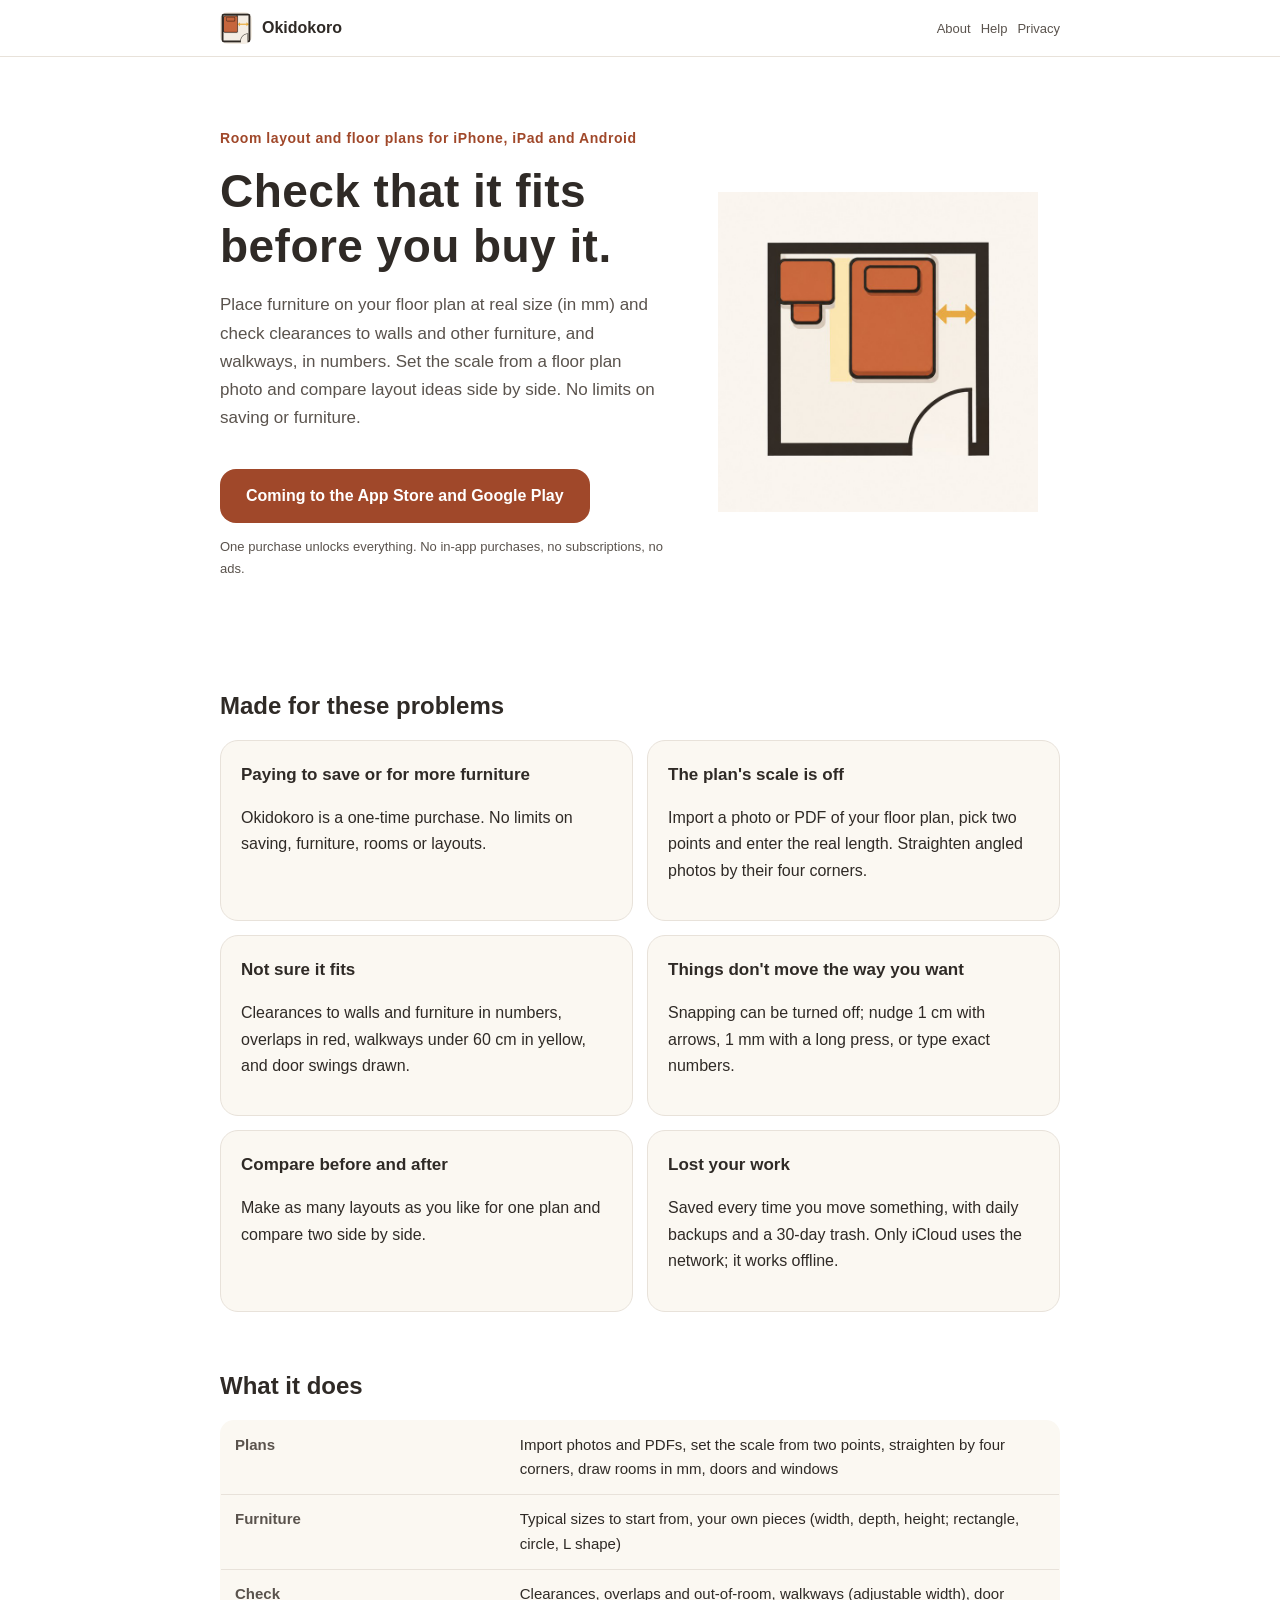
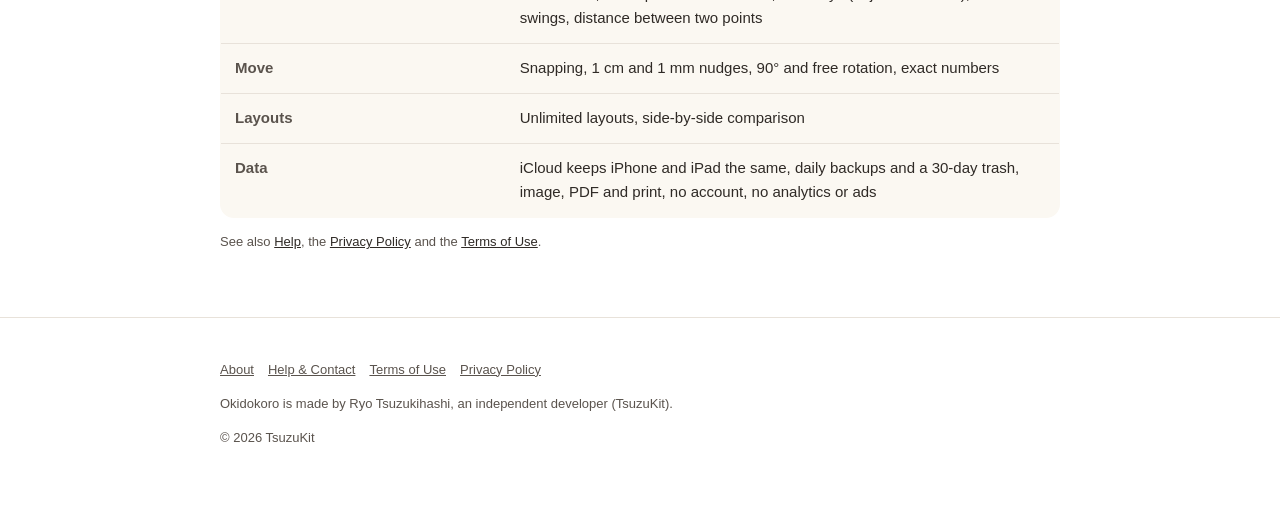
<file: index.html>
<!DOCTYPE html>
<html lang="ja" data-title-ja="おきどころ｜家具が置けるかを実寸で確かめる" data-title-en="Okidokoro | Check whether furniture fits, to scale">
<head>
<meta charset="UTF-8">
<meta name="viewport" content="width=device-width, initial-scale=1">
<script>(function(){var l=navigator.languages&&navigator.languages.length?navigator.languages:[navigator.language||"ja"],p="en";for(var i=0;i<l.length;i++){var c=String(l[i]).toLowerCase();if(c.indexOf("ja")===0){p="ja";break}if(c.indexOf("en")===0){p="en";break}}var d=document.documentElement;d.lang=p;var t=d.getAttribute("data-title-"+p);if(t){document.title=t}})();</script>
<title>おきどころ｜家具が置けるかを実寸で確かめる</title>
<meta name="description" content="部屋の図面に家具を実寸で置いて、壁や家具とのすき間・通り道を数字で確かめる道具。間取り図の写真から縮尺を合わせ、模様替えの案を並べて比べられる。保存も家具の数も制限なし。広告なしの買い切り。 / Place furniture on your floor plan at real size and check clearances and walkways in numbers. Import a floor plan photo, set the scale and compare layout ideas. No limits, no ads, one purchase.">
<meta property="og:title" content="おきどころ｜家具が置けるかを実寸で確かめる">
<meta property="og:description" content="部屋の図面に家具を実寸で置いて、壁や家具とのすき間・通り道を数字で確かめる道具。間取り図の写真から縮尺を合わせ、模様替えの案を並べて比べられる。保存も家具の数も制限なし。広告なしの買い切り。">
<meta property="og:type" content="website">
<meta property="og:url" content="https://okidokoro.tsuzukit.com/">
<meta property="og:image" content="https://okidokoro.tsuzukit.com/assets/og.jpg">
<link rel="icon" href="assets/icon.png">
<link rel="apple-touch-icon" href="assets/icon.png">
<link rel="stylesheet" href="style.css">
</head>
<body>
<div data-l="ja" lang="ja">
<header class="site"><div class="wrap">
<a class="brand" href="./"><img src="assets/icon.png" alt="" width="32" height="32">おきどころ</a>
<nav class="site"><a href="./">紹介</a><a href="support.html">使い方</a><a href="privacy.html">プライバシー</a></nav>
</div></header>
<main class="wrap">
<section class="hero">
<div>
<p class="eyebrow">iPhone・iPad・Android の家具配置と間取り</p>
<h1>その家具、<br>置けるか先に確かめる。</h1>
<p class="lead">部屋の図面に家具を実寸（mm）で置いて、壁や家具とのすき間と通り道を数字で確かめます。間取り図の写真から縮尺を合わせられ、模様替えの案を並べて比べられます。保存も家具の数も制限はありません。</p>
<a class="cta" href="#store" id="store">App Store・Google Play で配信予定</a>
<p class="note">買い切りで全部の機能が使えます。アプリ内課金・サブスクリプション・広告はありません。</p>
</div>
<img src="assets/hero.jpg" alt="部屋の図面にベッドを置き、壁とのすき間を測るイラスト" width="360">
</section>

<h2>こんな困りごとのために</h2>
<div class="grid two">
<div class="card"><h3>保存や家具の数が有料</h3><p>おきどころは買い切りです。保存も、家具や部屋や案の数も、制限はありません。</p></div>
<div class="card"><h3>図面の縮尺が合わない</h3><p>間取り図の写真や PDF を取りこみ、2点を選んで実際の長さを入れると縮尺が合います。ななめの写真は4隅で直せます。</p></div>
<div class="card"><h3>置けるかが分からない</h3><p>壁や家具とのすき間を数字で出し、重なりは赤、通り道が 60cm より狭い所は黄色で知らせます。ドアの開く範囲も描きます。</p></div>
<div class="card"><h3>思いどおりに動かない</h3><p>くっつき（スナップ）は切りかえられ、矢印で 1cm ずつ、長押しで 1mm ずつ動かせます。数字を入れて直すこともできます。</p></div>
<div class="card"><h3>模様替えの前と後を比べたい</h3><p>1つの間取りに置き方の案をいくつでも作り、2つを並べて比べられます。</p></div>
<div class="card"><h3>作ったものが消えた</h3><p>1つ動かすごとに保存します。毎日の控えとゴミ箱（30日）があります。通信は iCloud だけで、オフラインで使えます。</p></div>
</div>

<h2>できること</h2>
<table>
<tr><th>図面</th><td>写真・PDF の取りこみ・2点と長さで縮尺・4隅で傾きを直す・部屋を mm で描く・ドアと窓</td></tr>
<tr><th>家具</th><td>よくある家具の寸法の目安・自分の家具（幅・奥行き・高さ・四角・円・L 字）</td></tr>
<tr><th>確かめる</th><td>すき間の数字・重なりとはみ出し・通り道（幅を変えられる）・ドアの開く範囲・2点の距離</td></tr>
<tr><th>動かす</th><td>スナップ・1cm と 1mm の微調整・90°と自由な回転・数字で直す</td></tr>
<tr><th>案</th><td>置き方の案をいくつでも・2つを並べて比べる</td></tr>
<tr><th>データ</th><td>iCloud で iPhone と iPad をそろえる・毎日の控えとゴミ箱（30日）・画像・PDF・印刷・アカウントなし・解析と広告なし</td></tr>
</table>
<p class="note"><a href="support.html">使い方</a>・<a href="privacy.html">プライバシーポリシー</a>・<a href="terms.html">利用規約</a>もご覧ください。</p>
</main>
<footer class="site"><div class="wrap">
<p><a href="./">紹介</a><a href="support.html">使い方とお問い合わせ</a><a href="terms.html">利用規約</a><a href="privacy.html">プライバシーポリシー</a></p>
<p>おきどころは、個人開発者の續橋涼（TsuzuKit）が作っているアプリです。</p>
<p>© 2026 TsuzuKit</p>
</div></footer>
</div>
<div data-l="en" lang="en">
<header class="site"><div class="wrap">
<a class="brand" href="./"><img src="assets/icon.png" alt="" width="32" height="32">Okidokoro</a>
<nav class="site"><a href="./">About</a><a href="support.html">Help</a><a href="privacy.html">Privacy</a></nav>
</div></header>
<main class="wrap">
<section class="hero">
<div>
<p class="eyebrow">Room layout and floor plans for iPhone, iPad and Android</p>
<h1>Check that it fits<br>before you buy it.</h1>
<p class="lead">Place furniture on your floor plan at real size (in mm) and check clearances to walls and other furniture, and walkways, in numbers. Set the scale from a floor plan photo and compare layout ideas side by side. No limits on saving or furniture.</p>
<a class="cta" href="#store" id="store">Coming to the App Store and Google Play</a>
<p class="note">One purchase unlocks everything. No in-app purchases, no subscriptions, no ads.</p>
</div>
<img src="assets/hero.jpg" alt="Illustration of placing a bed on a floor plan and measuring the gap to the wall" width="360">
</section>

<h2>Made for these problems</h2>
<div class="grid two">
<div class="card"><h3>Paying to save or for more furniture</h3><p>Okidokoro is a one-time purchase. No limits on saving, furniture, rooms or layouts.</p></div>
<div class="card"><h3>The plan's scale is off</h3><p>Import a photo or PDF of your floor plan, pick two points and enter the real length. Straighten angled photos by their four corners.</p></div>
<div class="card"><h3>Not sure it fits</h3><p>Clearances to walls and furniture in numbers, overlaps in red, walkways under 60 cm in yellow, and door swings drawn.</p></div>
<div class="card"><h3>Things don't move the way you want</h3><p>Snapping can be turned off; nudge 1 cm with arrows, 1 mm with a long press, or type exact numbers.</p></div>
<div class="card"><h3>Compare before and after</h3><p>Make as many layouts as you like for one plan and compare two side by side.</p></div>
<div class="card"><h3>Lost your work</h3><p>Saved every time you move something, with daily backups and a 30-day trash. Only iCloud uses the network; it works offline.</p></div>
</div>

<h2>What it does</h2>
<table>
<tr><th>Plans</th><td>Import photos and PDFs, set the scale from two points, straighten by four corners, draw rooms in mm, doors and windows</td></tr>
<tr><th>Furniture</th><td>Typical sizes to start from, your own pieces (width, depth, height; rectangle, circle, L shape)</td></tr>
<tr><th>Check</th><td>Clearances, overlaps and out-of-room, walkways (adjustable width), door swings, distance between two points</td></tr>
<tr><th>Move</th><td>Snapping, 1 cm and 1 mm nudges, 90° and free rotation, exact numbers</td></tr>
<tr><th>Layouts</th><td>Unlimited layouts, side-by-side comparison</td></tr>
<tr><th>Data</th><td>iCloud keeps iPhone and iPad the same, daily backups and a 30-day trash, image, PDF and print, no account, no analytics or ads</td></tr>
</table>
<p class="note">See also <a href="support.html">Help</a>, the <a href="privacy.html">Privacy Policy</a> and the <a href="terms.html">Terms of Use</a>.</p>
</main>
<footer class="site"><div class="wrap">
<p><a href="./">About</a><a href="support.html">Help & Contact</a><a href="terms.html">Terms of Use</a><a href="privacy.html">Privacy Policy</a></p>
<p>Okidokoro is made by Ryo Tsuzukihashi, an independent developer (TsuzuKit).</p>
<p>© 2026 TsuzuKit</p>
</div></footer>
</div>
</body>
</html>
</file>
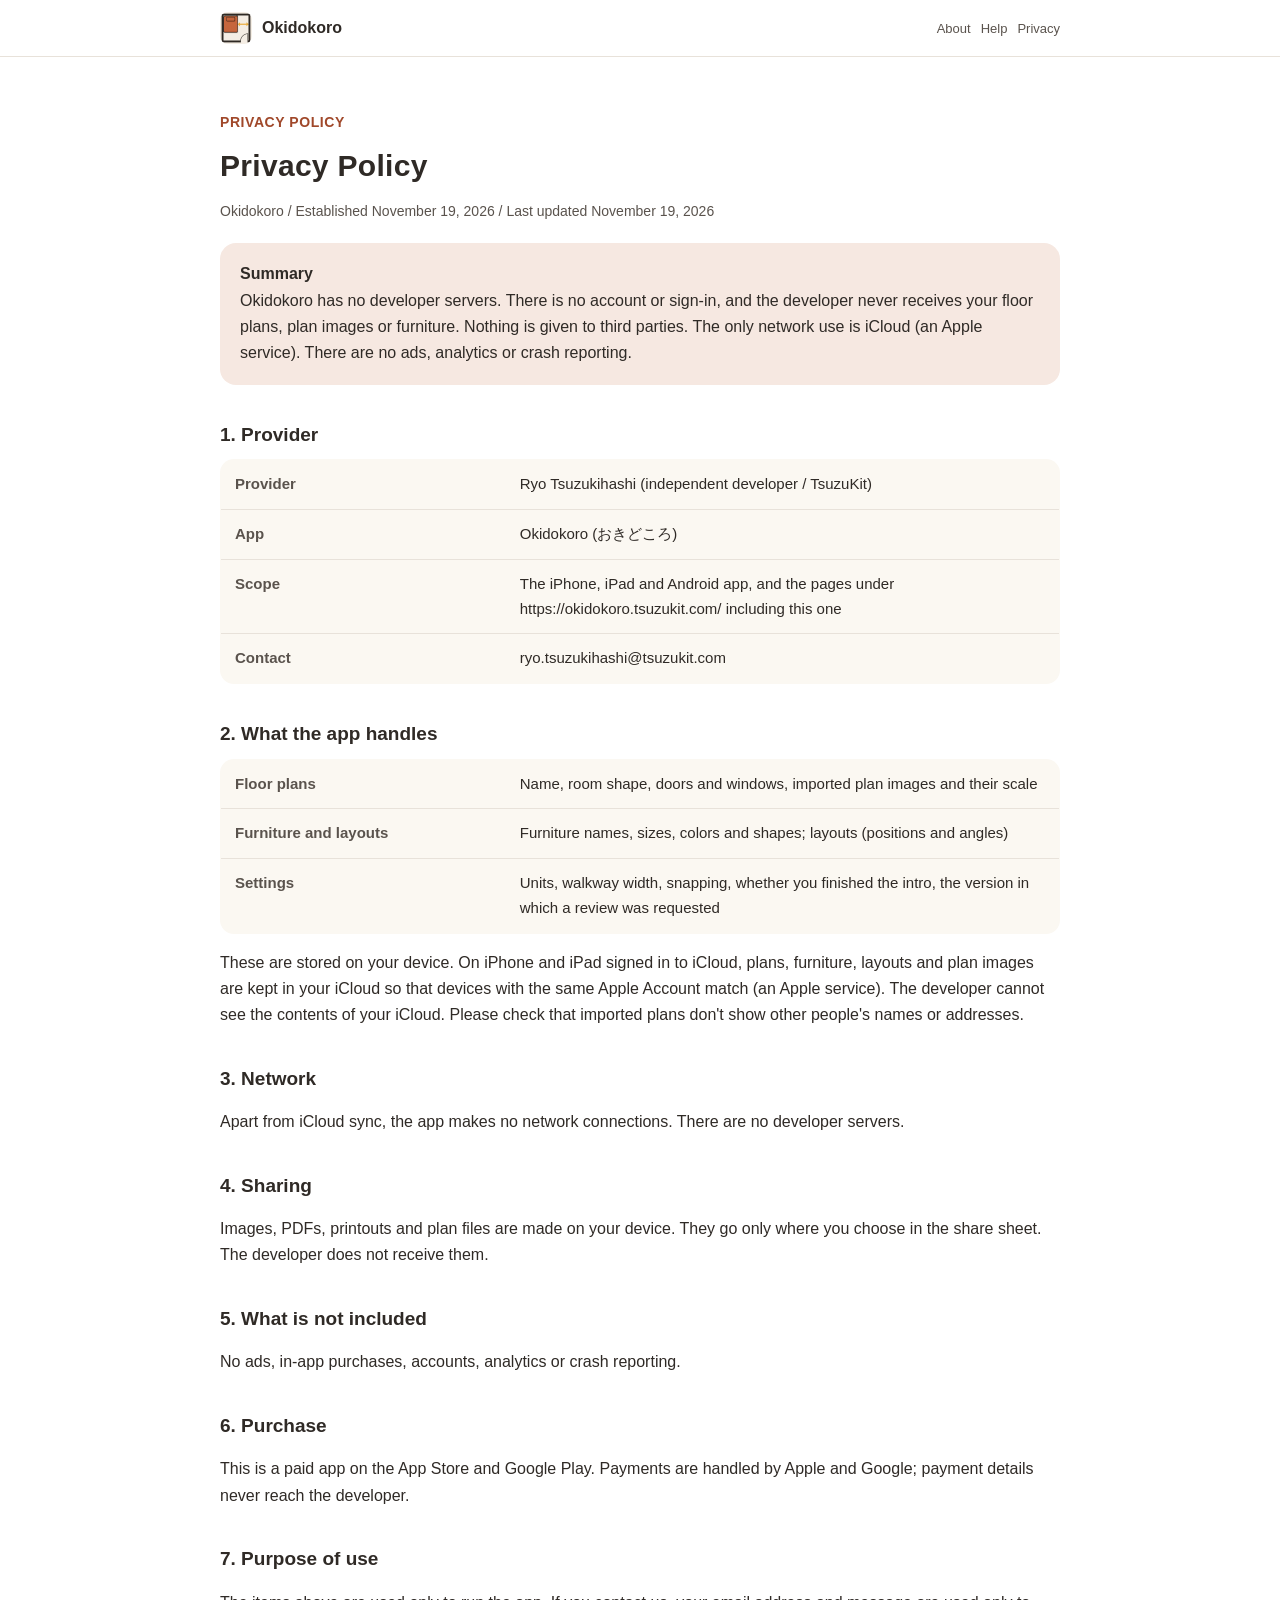
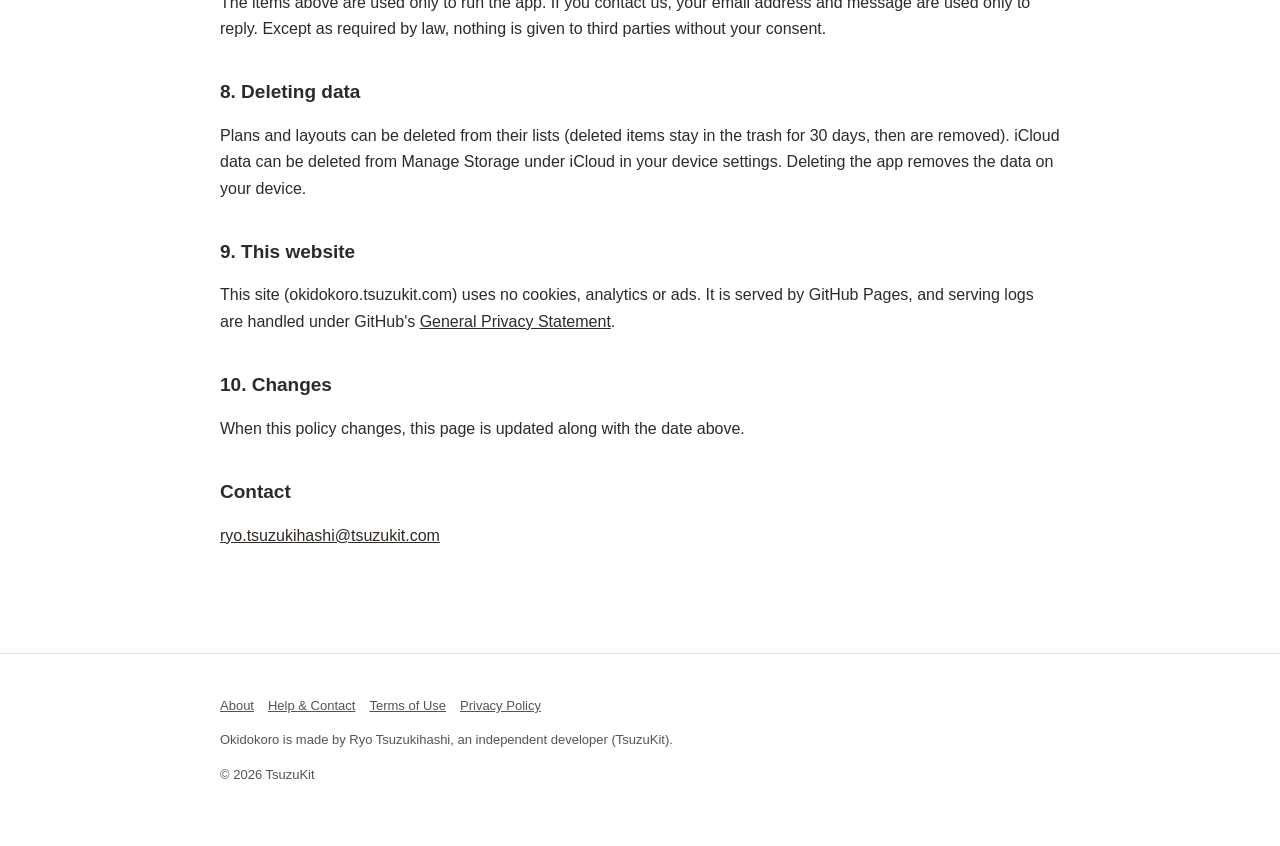
<file: privacy.html>
<!DOCTYPE html>
<html lang="ja" data-title-ja="プライバシーポリシー - おきどころ" data-title-en="Privacy Policy - Okidokoro">
<head>
<meta charset="UTF-8">
<meta name="viewport" content="width=device-width, initial-scale=1">
<script>(function(){var l=navigator.languages&&navigator.languages.length?navigator.languages:[navigator.language||"ja"],p="en";for(var i=0;i<l.length;i++){var c=String(l[i]).toLowerCase();if(c.indexOf("ja")===0){p="ja";break}if(c.indexOf("en")===0){p="en";break}}var d=document.documentElement;d.lang=p;var t=d.getAttribute("data-title-"+p);if(t){document.title=t}})();</script>
<title>プライバシーポリシー - おきどころ</title>
<meta name="description" content="おきどころのプライバシーポリシー。開発者は個人情報を集めません。通信は iCloud だけです。 / Privacy Policy for Okidokoro. The developer collects no personal information. The only network use is iCloud.">
<meta property="og:title" content="プライバシーポリシー - おきどころ">
<meta property="og:description" content="おきどころのプライバシーポリシー。開発者は個人情報を集めません。通信は iCloud だけです。">
<meta property="og:type" content="website">
<meta property="og:url" content="https://okidokoro.tsuzukit.com/privacy.html">
<meta property="og:image" content="https://okidokoro.tsuzukit.com/assets/og.jpg">
<link rel="icon" href="assets/icon.png">
<link rel="apple-touch-icon" href="assets/icon.png">
<link rel="stylesheet" href="style.css">
</head>
<body>
<div data-l="ja" lang="ja">
<header class="site"><div class="wrap">
<a class="brand" href="./"><img src="assets/icon.png" alt="" width="32" height="32">おきどころ</a>
<nav class="site"><a href="./">紹介</a><a href="support.html">使い方</a><a href="privacy.html">プライバシー</a></nav>
</div></header>
<main class="wrap">
<article class="doc">
<p class="eyebrow">PRIVACY POLICY</p>
<h1>プライバシーポリシー</h1>
<p class="meta">おきどころ／制定日 2026年11月19日／改定日 2026年11月19日</p>
<div class="summary"><strong>このポリシーの要旨</strong><br>おきどころは、開発者のサーバーを持たないアプリです。アカウント登録やログインはなく、開発者があなたの間取りや図面、家具の記録を受け取ることはありません。第三者に渡すこともありません。通信は iCloud（Apple のサービス）だけです。広告、分析ツール、クラッシュを報告する仕組みは入れていません。</div>
<h2>1. 提供者</h2>
<table>
<tr><th>提供者</th><td>續橋涼（個人開発者 / TsuzuKit）</td></tr>
<tr><th>アプリ名</th><td>おきどころ（英語名 Okidokoro）</td></tr>
<tr><th>対象</th><td>iPhone・iPad・Android 向けアプリと、このページを含む https://okidokoro.tsuzukit.com/ 配下のページ</td></tr>
<tr><th>連絡先</th><td>ryo.tsuzukihashi@tsuzukit.com</td></tr>
</table>
<h2>2. アプリが扱うもの</h2>
<table>
<tr><th>間取り</th><td>名前・部屋の形・ドアと窓・取りこんだ図面の画像と縮尺</td></tr>
<tr><th>家具と案</th><td>家具の名前・寸法・色・形、置き方の案（位置と向き）</td></tr>
<tr><th>アプリの設定</th><td>長さの単位・通り道の幅・スナップ・案内を終えたかどうか・レビューのお願いを出した版</td></tr>
</table>
<p>これらは端末の中に保存します。iCloud に入っている iPhone・iPad では、間取り・家具・案・図面の画像をあなたの iCloud に置き、同じ Apple アカウントの端末でそろえます（Apple のサービス）。開発者は、あなたの iCloud の中身を見ることはできません。取りこむ図面に、ほかの人の名前や住所が写っていないかご確認ください。</p>
<h2>3. 通信</h2>
<p>iCloud との同期のほかに、通信はしません。開発者のサーバーはありません。</p>
<h2>4. 書き出し</h2>
<p>画像・PDF・印刷・間取りのファイルは端末の中で作ります。送り先は、あなたが共有の画面で選んだアプリやサービスです。開発者には届きません。</p>
<h2>5. 入れていないもの</h2>
<p>広告・アプリ内課金・アカウント登録・分析ツール・クラッシュの報告は入れていません。</p>
<h2>6. 購入</h2>
<p>本アプリは App Store と Google Play の有料アプリです。お支払いは Apple・Google が処理し、支払いの情報は開発者には届きません。</p>
<h2>7. 情報を使う目的</h2>
<p>上のものは、アプリを動かすためだけに使います。お問い合わせをいただいたときは、メールアドレスと内容をお返事のためだけに使います。法令にもとづく場合を除き、本人の同意なく第三者に渡すことはありません。</p>
<h2>8. 消したいとき</h2>
<p>間取りと案は、それぞれの一覧から消せます（消したものはゴミ箱に30日残り、そのあと消えます）。iCloud の記録は、端末の設定の iCloud の「ストレージを管理」から消せます。アプリを消すと、端末の中のデータは消えます。</p>
<h2>9. このウェブサイトについて</h2>
<p>このサイト（okidokoro.tsuzukit.com）は、Cookie も、アクセスを計測する仕組みも、広告も使っていません。サイトは GitHub Pages で配信しており、配信の記録は GitHub の <a href="https://docs.github.com/ja/site-policy/privacy-policies/github-general-privacy-statement">プライバシーについての声明</a> に沿って扱われます。</p>
<h2>10. 改定</h2>
<p>このポリシーを変えるときは、このページを書きかえ、上の改定日を新しくします。</p>
<h2>お問い合わせ</h2>
<p><a href="mailto:ryo.tsuzukihashi@tsuzukit.com">ryo.tsuzukihashi@tsuzukit.com</a></p>
</article>
</main>
<footer class="site"><div class="wrap">
<p><a href="./">紹介</a><a href="support.html">使い方とお問い合わせ</a><a href="terms.html">利用規約</a><a href="privacy.html">プライバシーポリシー</a></p>
<p>おきどころは、個人開発者の續橋涼（TsuzuKit）が作っているアプリです。</p>
<p>© 2026 TsuzuKit</p>
</div></footer>
</div>
<div data-l="en" lang="en">
<header class="site"><div class="wrap">
<a class="brand" href="./"><img src="assets/icon.png" alt="" width="32" height="32">Okidokoro</a>
<nav class="site"><a href="./">About</a><a href="support.html">Help</a><a href="privacy.html">Privacy</a></nav>
</div></header>
<main class="wrap">
<article class="doc">
<p class="eyebrow">PRIVACY POLICY</p>
<h1>Privacy Policy</h1>
<p class="meta">Okidokoro / Established November 19, 2026 / Last updated November 19, 2026</p>
<div class="summary"><strong>Summary</strong><br>Okidokoro has no developer servers. There is no account or sign-in, and the developer never receives your floor plans, plan images or furniture. Nothing is given to third parties. The only network use is iCloud (an Apple service). There are no ads, analytics or crash reporting.</div>
<h2>1. Provider</h2>
<table>
<tr><th>Provider</th><td>Ryo Tsuzukihashi (independent developer / TsuzuKit)</td></tr>
<tr><th>App</th><td>Okidokoro (おきどころ)</td></tr>
<tr><th>Scope</th><td>The iPhone, iPad and Android app, and the pages under https://okidokoro.tsuzukit.com/ including this one</td></tr>
<tr><th>Contact</th><td>ryo.tsuzukihashi@tsuzukit.com</td></tr>
</table>
<h2>2. What the app handles</h2>
<table>
<tr><th>Floor plans</th><td>Name, room shape, doors and windows, imported plan images and their scale</td></tr>
<tr><th>Furniture and layouts</th><td>Furniture names, sizes, colors and shapes; layouts (positions and angles)</td></tr>
<tr><th>Settings</th><td>Units, walkway width, snapping, whether you finished the intro, the version in which a review was requested</td></tr>
</table>
<p>These are stored on your device. On iPhone and iPad signed in to iCloud, plans, furniture, layouts and plan images are kept in your iCloud so that devices with the same Apple Account match (an Apple service). The developer cannot see the contents of your iCloud. Please check that imported plans don't show other people's names or addresses.</p>
<h2>3. Network</h2>
<p>Apart from iCloud sync, the app makes no network connections. There are no developer servers.</p>
<h2>4. Sharing</h2>
<p>Images, PDFs, printouts and plan files are made on your device. They go only where you choose in the share sheet. The developer does not receive them.</p>
<h2>5. What is not included</h2>
<p>No ads, in-app purchases, accounts, analytics or crash reporting.</p>
<h2>6. Purchase</h2>
<p>This is a paid app on the App Store and Google Play. Payments are handled by Apple and Google; payment details never reach the developer.</p>
<h2>7. Purpose of use</h2>
<p>The items above are used only to run the app. If you contact us, your email address and message are used only to reply. Except as required by law, nothing is given to third parties without your consent.</p>
<h2>8. Deleting data</h2>
<p>Plans and layouts can be deleted from their lists (deleted items stay in the trash for 30 days, then are removed). iCloud data can be deleted from Manage Storage under iCloud in your device settings. Deleting the app removes the data on your device.</p>
<h2>9. This website</h2>
<p>This site (okidokoro.tsuzukit.com) uses no cookies, analytics or ads. It is served by GitHub Pages, and serving logs are handled under GitHub's <a href="https://docs.github.com/en/site-policy/privacy-policies/github-general-privacy-statement">General Privacy Statement</a>.</p>
<h2>10. Changes</h2>
<p>When this policy changes, this page is updated along with the date above.</p>
<h2>Contact</h2>
<p><a href="mailto:ryo.tsuzukihashi@tsuzukit.com">ryo.tsuzukihashi@tsuzukit.com</a></p>
</article>
</main>
<footer class="site"><div class="wrap">
<p><a href="./">About</a><a href="support.html">Help & Contact</a><a href="terms.html">Terms of Use</a><a href="privacy.html">Privacy Policy</a></p>
<p>Okidokoro is made by Ryo Tsuzukihashi, an independent developer (TsuzuKit).</p>
<p>© 2026 TsuzuKit</p>
</div></footer>
</div>
</body>
</html>
</file>
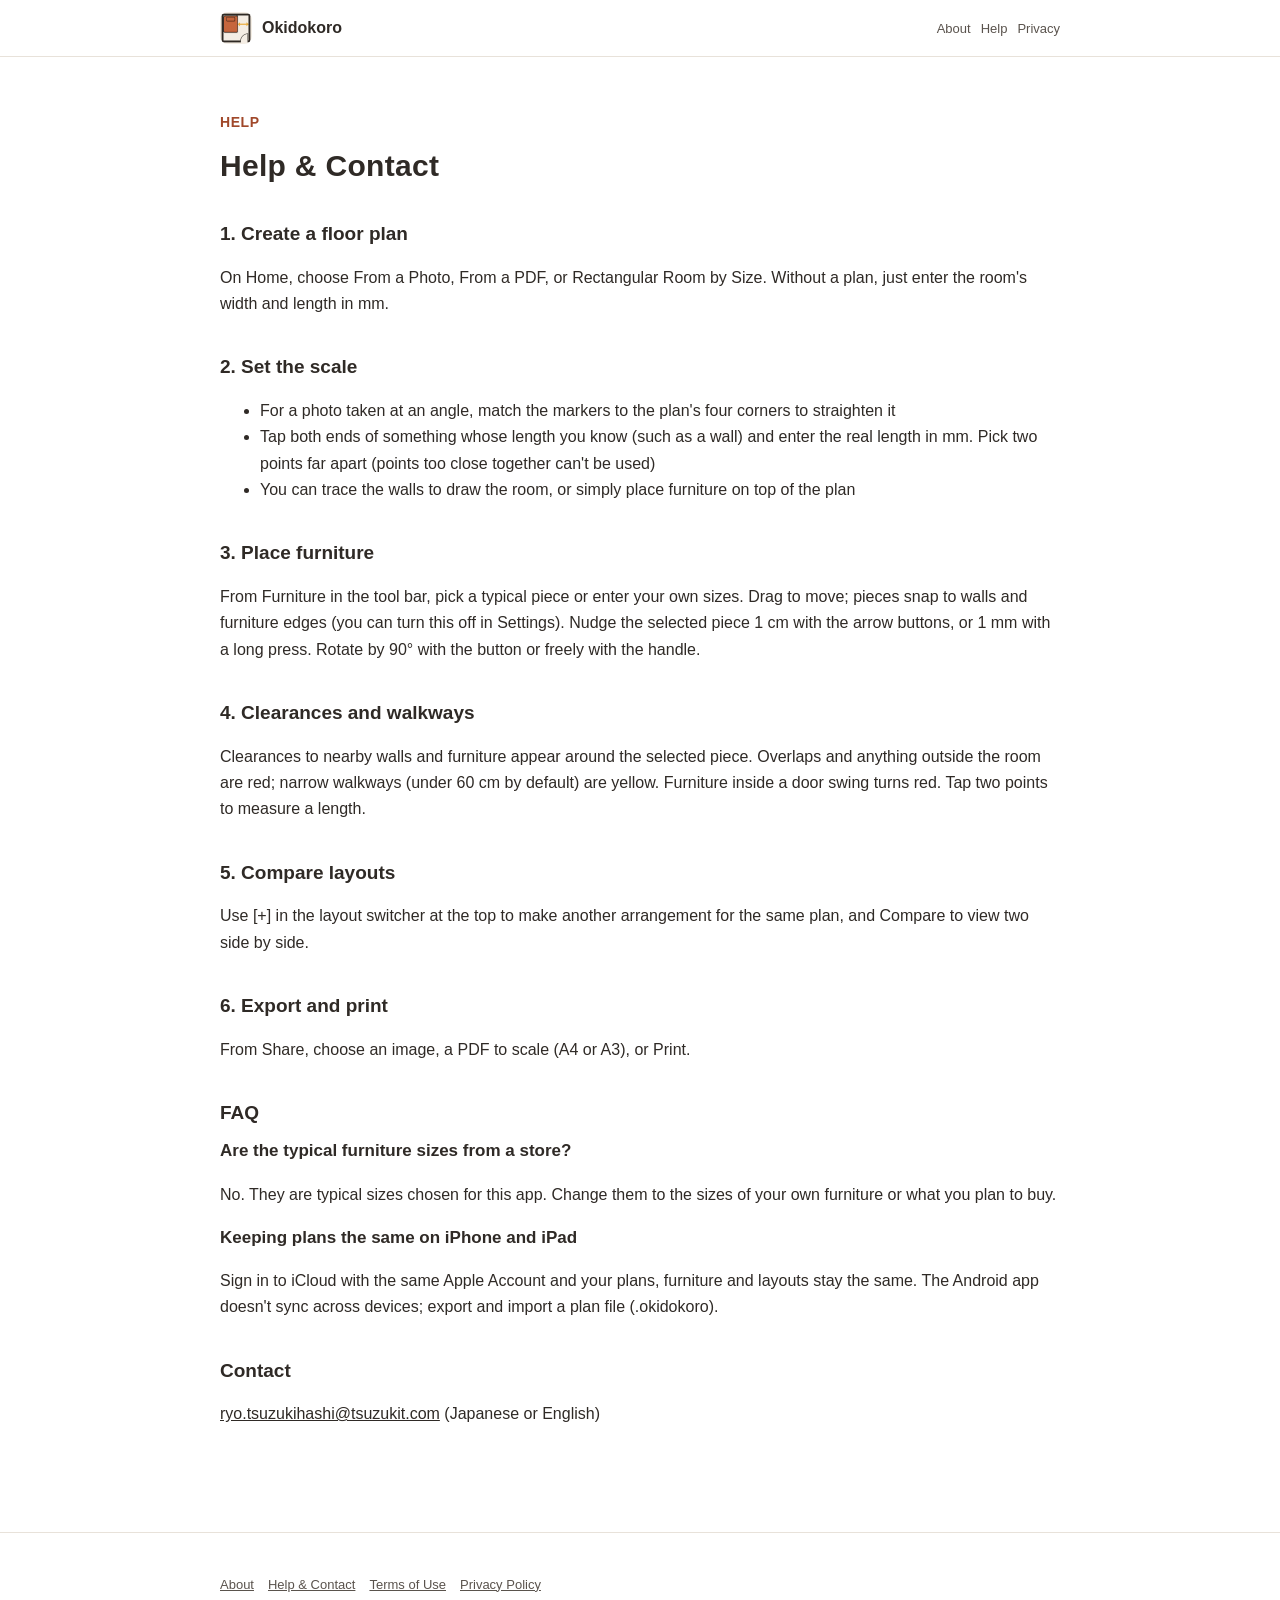
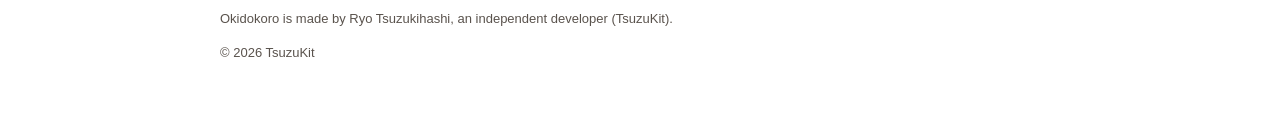
<file: support.html>
<!DOCTYPE html>
<html lang="ja" data-title-ja="使い方とお問い合わせ - おきどころ" data-title-en="Help &amp; Contact - Okidokoro">
<head>
<meta charset="UTF-8">
<meta name="viewport" content="width=device-width, initial-scale=1">
<script>(function(){var l=navigator.languages&&navigator.languages.length?navigator.languages:[navigator.language||"ja"],p="en";for(var i=0;i<l.length;i++){var c=String(l[i]).toLowerCase();if(c.indexOf("ja")===0){p="ja";break}if(c.indexOf("en")===0){p="en";break}}var d=document.documentElement;d.lang=p;var t=d.getAttribute("data-title-"+p);if(t){document.title=t}})();</script>
<title>使い方とお問い合わせ - おきどころ</title>
<meta name="description" content="おきどころの使い方（図面の取りこみと縮尺・家具を置く・すき間と通り道・案を比べる・書き出し）とよくあるご質問、お問い合わせ。 / How to use Okidokoro (importing a plan and setting the scale, placing furniture, clearances and walkways, comparing layouts, export), FAQ and contact.">
<meta property="og:title" content="使い方とお問い合わせ - おきどころ">
<meta property="og:description" content="おきどころの使い方（図面の取りこみと縮尺・家具を置く・すき間と通り道・案を比べる・書き出し）とよくあるご質問、お問い合わせ。">
<meta property="og:type" content="website">
<meta property="og:url" content="https://okidokoro.tsuzukit.com/support.html">
<meta property="og:image" content="https://okidokoro.tsuzukit.com/assets/og.jpg">
<link rel="icon" href="assets/icon.png">
<link rel="apple-touch-icon" href="assets/icon.png">
<link rel="stylesheet" href="style.css">
</head>
<body>
<div data-l="ja" lang="ja">
<header class="site"><div class="wrap">
<a class="brand" href="./"><img src="assets/icon.png" alt="" width="32" height="32">おきどころ</a>
<nav class="site"><a href="./">紹介</a><a href="support.html">使い方</a><a href="privacy.html">プライバシー</a></nav>
</div></header>
<main class="wrap">
<article class="doc">
<p class="eyebrow">HELP</p>
<h1>使い方とお問い合わせ</h1>
<h2>1. 間取りを作る</h2>
<p>ホームで［図面の写真から］［PDF から］［寸法を入れて四角い部屋］のどれかを選びます。図面が無くても、部屋の縦横を mm で入れれば始められます。</p>
<h2>2. 縮尺を合わせる</h2>
<ul>
<li>ななめに撮った写真は、図面の4隅に印を合わせると、まっすぐに直ります</li>
<li>長さの分かる所（壁の長さなど）の両端を押し、実際の長さを mm で入れると縮尺が合います。2点はなるべく離して選んでください（近すぎると合わせられません）</li>
<li>壁をなぞって部屋の形を描くこともできます（なぞらずに、図面の上に家具を置くだけでも使えます）</li>
</ul>
<h2>3. 家具を置く</h2>
<p>道具の帯の［家具］から、よくある家具を選ぶか、自分の家具の寸法を入れて作ります。引っぱって動かし、壁や家具の辺にくっつきます（設定で外せます）。選んだ家具は、十字のボタンで 1cm ずつ、長押しで 1mm ずつ動きます。回すのは 90°ずつのボタンか、つまみで自由に。</p>
<h2>4. すき間と通り道</h2>
<p>選んだ家具のまわりに、近い壁と家具までのすき間が数字で出ます。重なりと部屋からのはみ出しは赤、通り道が狭い所（既定は 60cm 未満）は黄色です。ドアの開く範囲に家具がかかると赤で知らせます。2点を押すと長さを測れます。</p>
<h2>5. 案を比べる</h2>
<p>上の案の切りかえの［＋］で、同じ間取りに別の置き方を作れます。［比べる］で2つの案を並べて見られます。</p>
<h2>6. 書き出しと印刷</h2>
<p>間取りの共有から、画像・縮尺つきの PDF（A4・A3）・印刷を選べます。</p>
<h2>よくあるご質問</h2>
<h3>家具の寸法の目安は、どこかのお店の商品ですか</h3>
<p>いいえ。よくある大きさの目安としてこのアプリで決めた値です。お持ちの家具や買う予定の家具の寸法に直してお使いください。</p>
<h3>iPhone と iPad で間取りをそろえたい</h3>
<p>同じ Apple アカウントで iCloud に入っていれば、間取り・家具・案がそろいます。Android 版は端末をまたいだ同期をしないので、間取りのファイル（.okidokoro）で書き出して読みこんでください。</p>
<h2>お問い合わせ</h2>
<p><a href="mailto:ryo.tsuzukihashi@tsuzukit.com">ryo.tsuzukihashi@tsuzukit.com</a>（日本語・英語）</p>
</article>
</main>
<footer class="site"><div class="wrap">
<p><a href="./">紹介</a><a href="support.html">使い方とお問い合わせ</a><a href="terms.html">利用規約</a><a href="privacy.html">プライバシーポリシー</a></p>
<p>おきどころは、個人開発者の續橋涼（TsuzuKit）が作っているアプリです。</p>
<p>© 2026 TsuzuKit</p>
</div></footer>
</div>
<div data-l="en" lang="en">
<header class="site"><div class="wrap">
<a class="brand" href="./"><img src="assets/icon.png" alt="" width="32" height="32">Okidokoro</a>
<nav class="site"><a href="./">About</a><a href="support.html">Help</a><a href="privacy.html">Privacy</a></nav>
</div></header>
<main class="wrap">
<article class="doc">
<p class="eyebrow">HELP</p>
<h1>Help &amp; Contact</h1>
<h2>1. Create a floor plan</h2>
<p>On Home, choose From a Photo, From a PDF, or Rectangular Room by Size. Without a plan, just enter the room's width and length in mm.</p>
<h2>2. Set the scale</h2>
<ul>
<li>For a photo taken at an angle, match the markers to the plan's four corners to straighten it</li>
<li>Tap both ends of something whose length you know (such as a wall) and enter the real length in mm. Pick two points far apart (points too close together can't be used)</li>
<li>You can trace the walls to draw the room, or simply place furniture on top of the plan</li>
</ul>
<h2>3. Place furniture</h2>
<p>From Furniture in the tool bar, pick a typical piece or enter your own sizes. Drag to move; pieces snap to walls and furniture edges (you can turn this off in Settings). Nudge the selected piece 1 cm with the arrow buttons, or 1 mm with a long press. Rotate by 90° with the button or freely with the handle.</p>
<h2>4. Clearances and walkways</h2>
<p>Clearances to nearby walls and furniture appear around the selected piece. Overlaps and anything outside the room are red; narrow walkways (under 60 cm by default) are yellow. Furniture inside a door swing turns red. Tap two points to measure a length.</p>
<h2>5. Compare layouts</h2>
<p>Use [+] in the layout switcher at the top to make another arrangement for the same plan, and Compare to view two side by side.</p>
<h2>6. Export and print</h2>
<p>From Share, choose an image, a PDF to scale (A4 or A3), or Print.</p>
<h2>FAQ</h2>
<h3>Are the typical furniture sizes from a store?</h3>
<p>No. They are typical sizes chosen for this app. Change them to the sizes of your own furniture or what you plan to buy.</p>
<h3>Keeping plans the same on iPhone and iPad</h3>
<p>Sign in to iCloud with the same Apple Account and your plans, furniture and layouts stay the same. The Android app doesn't sync across devices; export and import a plan file (.okidokoro).</p>
<h2>Contact</h2>
<p><a href="mailto:ryo.tsuzukihashi@tsuzukit.com">ryo.tsuzukihashi@tsuzukit.com</a> (Japanese or English)</p>
</article>
</main>
<footer class="site"><div class="wrap">
<p><a href="./">About</a><a href="support.html">Help & Contact</a><a href="terms.html">Terms of Use</a><a href="privacy.html">Privacy Policy</a></p>
<p>Okidokoro is made by Ryo Tsuzukihashi, an independent developer (TsuzuKit).</p>
<p>© 2026 TsuzuKit</p>
</div></footer>
</div>
</body>
</html>
</file>
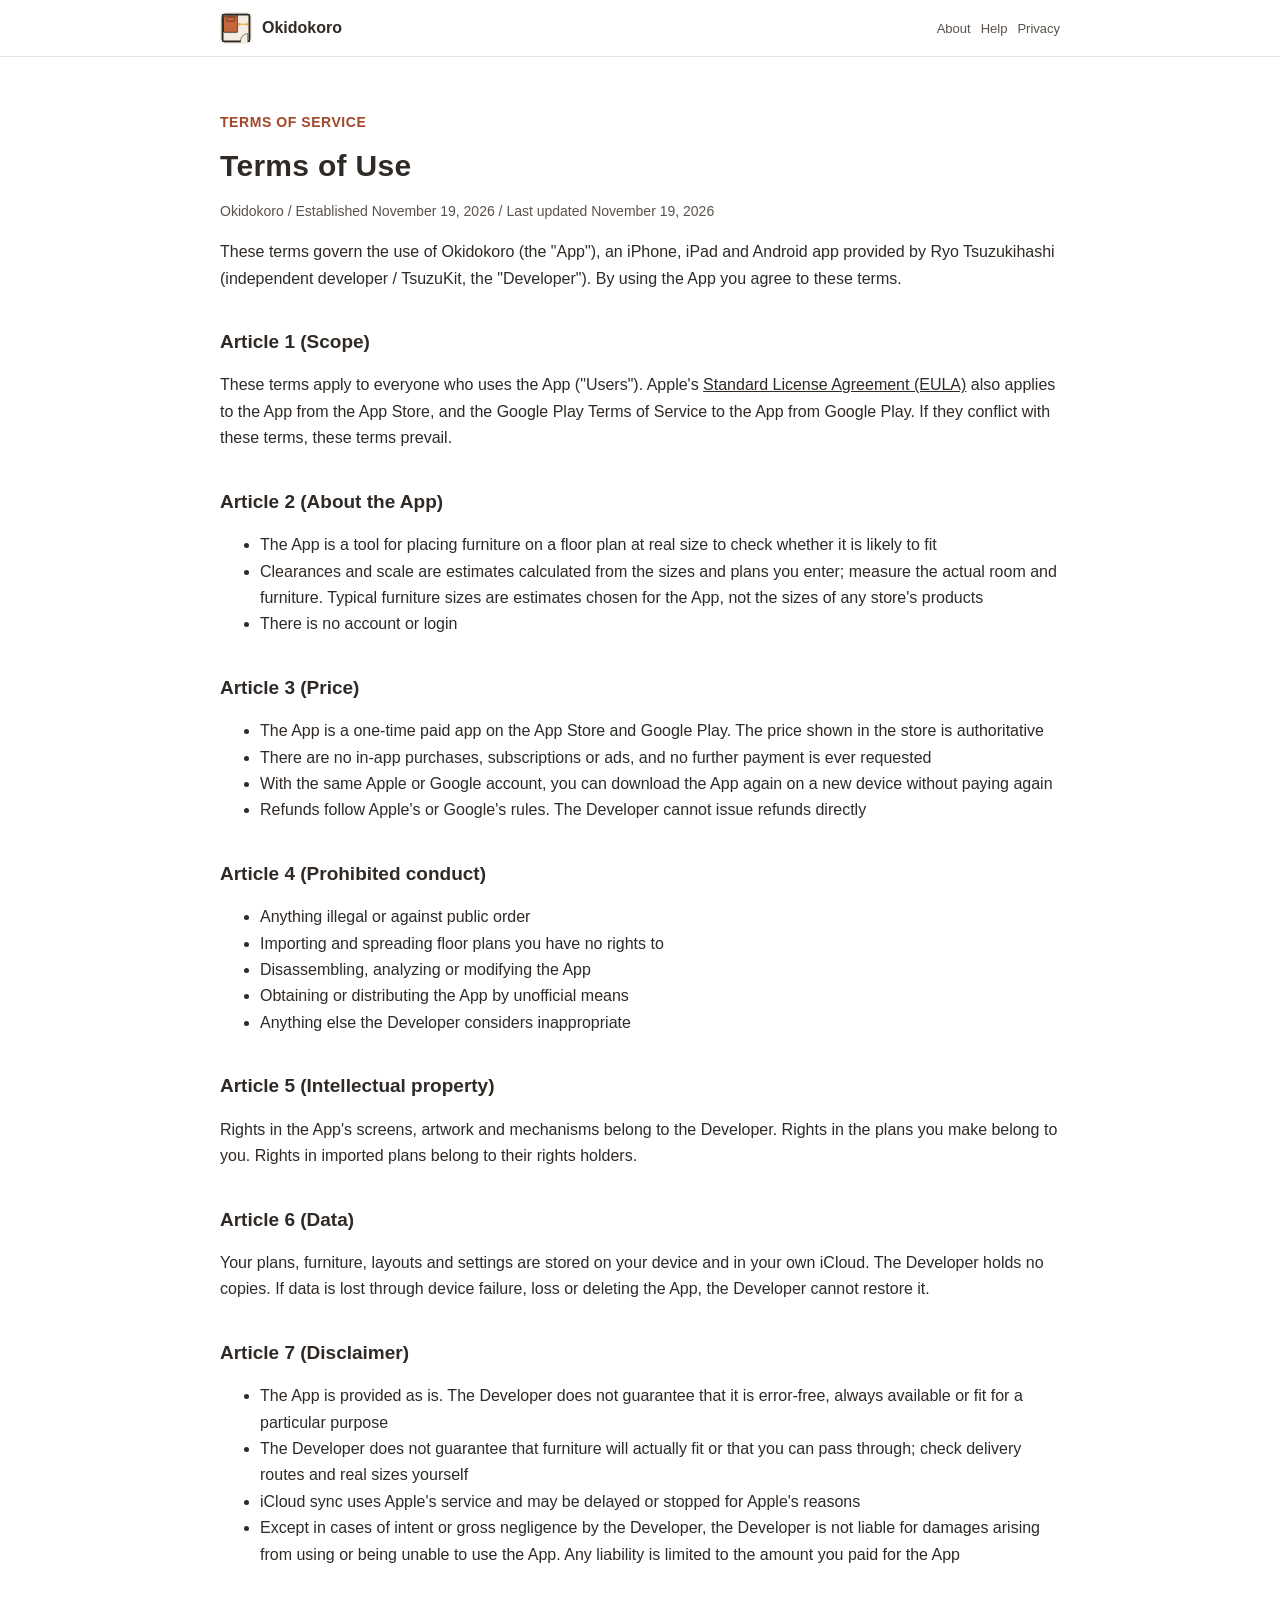
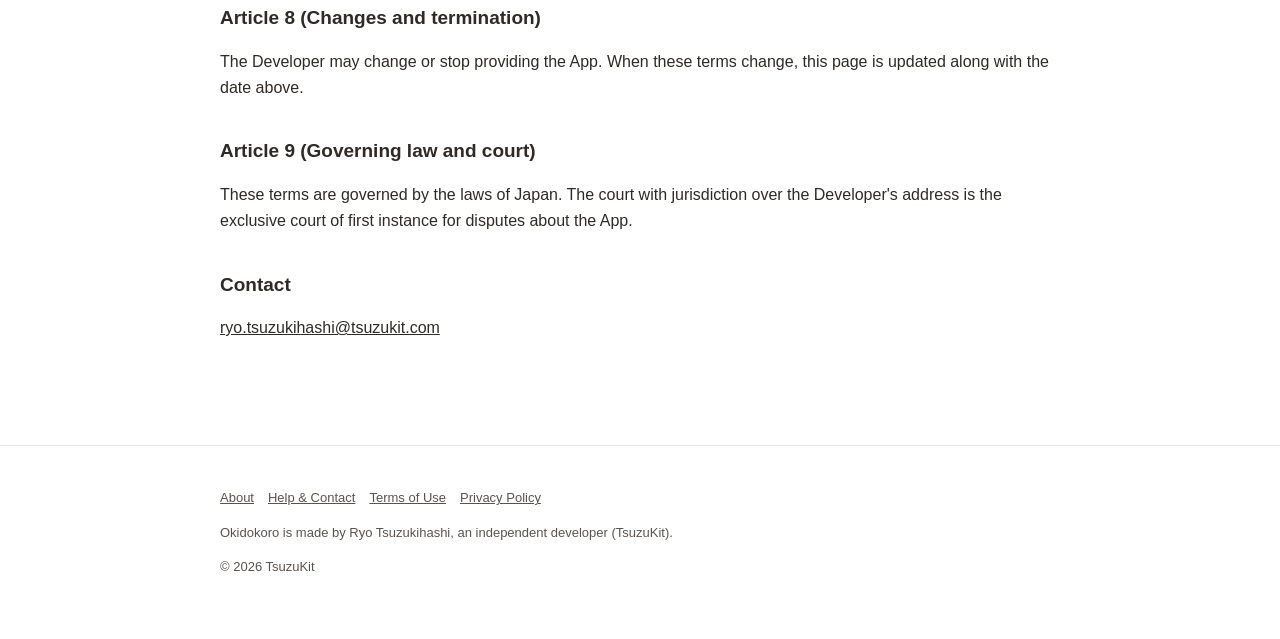
<file: terms.html>
<!DOCTYPE html>
<html lang="ja" data-title-ja="利用規約 - おきどころ" data-title-en="Terms of Use - Okidokoro">
<head>
<meta charset="UTF-8">
<meta name="viewport" content="width=device-width, initial-scale=1">
<script>(function(){var l=navigator.languages&&navigator.languages.length?navigator.languages:[navigator.language||"ja"],p="en";for(var i=0;i<l.length;i++){var c=String(l[i]).toLowerCase();if(c.indexOf("ja")===0){p="ja";break}if(c.indexOf("en")===0){p="en";break}}var d=document.documentElement;d.lang=p;var t=d.getAttribute("data-title-"+p);if(t){document.title=t}})();</script>
<title>利用規約 - おきどころ</title>
<meta name="description" content="おきどころの利用規約。 / Terms of Use for Okidokoro.">
<meta property="og:title" content="利用規約 - おきどころ">
<meta property="og:description" content="おきどころの利用規約。">
<meta property="og:type" content="website">
<meta property="og:url" content="https://okidokoro.tsuzukit.com/terms.html">
<meta property="og:image" content="https://okidokoro.tsuzukit.com/assets/og.jpg">
<link rel="icon" href="assets/icon.png">
<link rel="apple-touch-icon" href="assets/icon.png">
<link rel="stylesheet" href="style.css">
</head>
<body>
<div data-l="ja" lang="ja">
<header class="site"><div class="wrap">
<a class="brand" href="./"><img src="assets/icon.png" alt="" width="32" height="32">おきどころ</a>
<nav class="site"><a href="./">紹介</a><a href="support.html">使い方</a><a href="privacy.html">プライバシー</a></nav>
</div></header>
<main class="wrap">
<article class="doc">
<p class="eyebrow">TERMS OF SERVICE</p>
<h1>利用規約</h1>
<p class="meta">おきどころ／制定日 2026年11月19日／改定日 2026年11月19日</p>
<p>この規約は、續橋涼（個人開発者 / TsuzuKit。以下「開発者」）が提供する iPhone・iPad・Android アプリ「おきどころ」（以下「本アプリ」）を使うときの決まりです。本アプリを使った時点で、この規約に同意したものとします。</p>
<h2>第1条（適用）</h2>
<p>この規約は、本アプリを使うすべての方（以下「利用者」）に適用されます。App Store から入れた本アプリには、Apple が定める<a href="https://www.apple.com/legal/internet-services/itunes/dev/stdeula/">標準のライセンス契約（EULA）</a>も、Google Play から入れた本アプリには Google Play の利用規約も、あわせて適用されます。この規約とそれらが食い違うときは、この規約を優先します。</p>
<h2>第2条（本アプリについて）</h2>
<ul>
<li>本アプリは、部屋の図面に家具を実寸で置いて、置けるかの目安を確かめるための道具です</li>
<li>すき間や縮尺の数字は、利用者が入れた寸法と図面から計算した目安です。実際の部屋や家具を測ってお確かめください。よくある家具の寸法は、このアプリで決めた目安で、お店の商品の寸法ではありません</li>
<li>アカウント登録やログインはありません</li>
</ul>
<h2>第3条（料金）</h2>
<ul>
<li>本アプリは、App Store・Google Play で購入する買い切りの有料アプリです。価格はストアに表示されるものが正です</li>
<li>アプリ内課金、サブスクリプション、広告はありません。購入したあとに追加の支払いを求めることはありません</li>
<li>同じ Apple アカウント・Google アカウントであれば、機種変更やアプリの入れ直しのときに、もう一度お支払いいただかずにダウンロードできます</li>
<li>返金は Apple・Google の規定に従います。開発者が直接返金することはできません</li>
</ul>
<h2>第4条（禁止事項）</h2>
<p>本アプリを使うとき、次のことをしてはいけません。</p>
<ul>
<li>法令や公序良俗に反すること</li>
<li>権利のない図面を取りこんで広めること</li>
<li>本アプリを分解・解析・改変すること</li>
<li>本アプリを正規の方法以外で入手したり、配ったりすること</li>
<li>そのほか、開発者が不適切と判断すること</li>
</ul>
<h2>第5条（知的財産）</h2>
<p>本アプリの画面・絵・仕組みについての権利は、開発者にあります。利用者が作った間取りの権利は、利用者にあります。取りこんだ図面の権利は、その権利者にあります。</p>
<h2>第6条（データ）</h2>
<p>間取り・家具・案・設定は、利用者の端末と、利用者の iCloud に保存されます。開発者はその記録を持っていません。端末の故障や紛失、アプリの削除などで消えても、開発者は元に戻すことができません。</p>
<h2>第7条（免責事項）</h2>
<ul>
<li>本アプリは、そのままの状態で提供します。開発者は、本アプリに誤りがないこと、いつでも使えること、特定の目的に合うことを保証しません</li>
<li>家具が実際に置ける・通れることは保証しません。搬入の経路や実際の寸法は、ご自身でお確かめください</li>
<li>iCloud の同期は Apple のサービスを使うため、Apple の都合で遅れたり止まったりすることがあります</li>
<li>本アプリを使ったこと、または使えなかったことで利用者や周りの人に損害が生じても、開発者に故意または重大な過失がある場合を除き、開発者は責任を負いません。責任を負う場合も、利用者が本アプリに支払った金額を上限とします</li>
</ul>
<h2>第8条（変更と終了）</h2>
<p>開発者は、本アプリの内容を変えること、提供を終えることがあります。この規約を変えるときは、このページを書きかえ、上の改定日を新しくします。</p>
<h2>第9条（準拠法と裁判所）</h2>
<p>この規約は日本法に従います。本アプリについての争いは、開発者の住所地を管轄する裁判所を、第一審の専属的な合意管轄裁判所とします。</p>
<h2>お問い合わせ</h2>
<p><a href="mailto:ryo.tsuzukihashi@tsuzukit.com">ryo.tsuzukihashi@tsuzukit.com</a></p>
</article>
</main>
<footer class="site"><div class="wrap">
<p><a href="./">紹介</a><a href="support.html">使い方とお問い合わせ</a><a href="terms.html">利用規約</a><a href="privacy.html">プライバシーポリシー</a></p>
<p>おきどころは、個人開発者の續橋涼（TsuzuKit）が作っているアプリです。</p>
<p>© 2026 TsuzuKit</p>
</div></footer>
</div>
<div data-l="en" lang="en">
<header class="site"><div class="wrap">
<a class="brand" href="./"><img src="assets/icon.png" alt="" width="32" height="32">Okidokoro</a>
<nav class="site"><a href="./">About</a><a href="support.html">Help</a><a href="privacy.html">Privacy</a></nav>
</div></header>
<main class="wrap">
<article class="doc">
<p class="eyebrow">TERMS OF SERVICE</p>
<h1>Terms of Use</h1>
<p class="meta">Okidokoro / Established November 19, 2026 / Last updated November 19, 2026</p>
<p>These terms govern the use of Okidokoro (the "App"), an iPhone, iPad and Android app provided by Ryo Tsuzukihashi (independent developer / TsuzuKit, the "Developer"). By using the App you agree to these terms.</p>
<h2>Article 1 (Scope)</h2>
<p>These terms apply to everyone who uses the App ("Users"). Apple's <a href="https://www.apple.com/legal/internet-services/itunes/dev/stdeula/">Standard License Agreement (EULA)</a> also applies to the App from the App Store, and the Google Play Terms of Service to the App from Google Play. If they conflict with these terms, these terms prevail.</p>
<h2>Article 2 (About the App)</h2>
<ul>
<li>The App is a tool for placing furniture on a floor plan at real size to check whether it is likely to fit</li>
<li>Clearances and scale are estimates calculated from the sizes and plans you enter; measure the actual room and furniture. Typical furniture sizes are estimates chosen for the App, not the sizes of any store's products</li>
<li>There is no account or login</li>
</ul>
<h2>Article 3 (Price)</h2>
<ul>
<li>The App is a one-time paid app on the App Store and Google Play. The price shown in the store is authoritative</li>
<li>There are no in-app purchases, subscriptions or ads, and no further payment is ever requested</li>
<li>With the same Apple or Google account, you can download the App again on a new device without paying again</li>
<li>Refunds follow Apple's or Google's rules. The Developer cannot issue refunds directly</li>
</ul>
<h2>Article 4 (Prohibited conduct)</h2>
<ul>
<li>Anything illegal or against public order</li>
<li>Importing and spreading floor plans you have no rights to</li>
<li>Disassembling, analyzing or modifying the App</li>
<li>Obtaining or distributing the App by unofficial means</li>
<li>Anything else the Developer considers inappropriate</li>
</ul>
<h2>Article 5 (Intellectual property)</h2>
<p>Rights in the App's screens, artwork and mechanisms belong to the Developer. Rights in the plans you make belong to you. Rights in imported plans belong to their rights holders.</p>
<h2>Article 6 (Data)</h2>
<p>Your plans, furniture, layouts and settings are stored on your device and in your own iCloud. The Developer holds no copies. If data is lost through device failure, loss or deleting the App, the Developer cannot restore it.</p>
<h2>Article 7 (Disclaimer)</h2>
<ul>
<li>The App is provided as is. The Developer does not guarantee that it is error-free, always available or fit for a particular purpose</li>
<li>The Developer does not guarantee that furniture will actually fit or that you can pass through; check delivery routes and real sizes yourself</li>
<li>iCloud sync uses Apple's service and may be delayed or stopped for Apple's reasons</li>
<li>Except in cases of intent or gross negligence by the Developer, the Developer is not liable for damages arising from using or being unable to use the App. Any liability is limited to the amount you paid for the App</li>
</ul>
<h2>Article 8 (Changes and termination)</h2>
<p>The Developer may change or stop providing the App. When these terms change, this page is updated along with the date above.</p>
<h2>Article 9 (Governing law and court)</h2>
<p>These terms are governed by the laws of Japan. The court with jurisdiction over the Developer's address is the exclusive court of first instance for disputes about the App.</p>
<h2>Contact</h2>
<p><a href="mailto:ryo.tsuzukihashi@tsuzukit.com">ryo.tsuzukihashi@tsuzukit.com</a></p>
</article>
</main>
<footer class="site"><div class="wrap">
<p><a href="./">About</a><a href="support.html">Help & Contact</a><a href="terms.html">Terms of Use</a><a href="privacy.html">Privacy Policy</a></p>
<p>Okidokoro is made by Ryo Tsuzukihashi, an independent developer (TsuzuKit).</p>
<p>© 2026 TsuzuKit</p>
</div></footer>
</div>
</body>
</html>
</file>
<file: style.css>
/* おきどころ — 白い地・墨の文字・テラコッタの差し色（白の上で 4.5:1 以上） */
:root {
  --paper: #ffffff; --card: #fbf8f2; --ink: #2f2a26; --sub: #5a534d; --line: #e8e2da;
  --vermilion: #a0482a; --vermilion-soft: #f6e8e1; --navy: #2f2a26; --correct: #a0482a;
}
@media (prefers-color-scheme: dark) {
  :root { --paper: #171513; --card: #211e1b; --ink: #f3efe9; --sub: #bdb5ac; --line: #302c28;
    --vermilion: #f0a27e; --vermilion-soft: #2c211c; --navy: #e8b04b; --correct: #f0a27e; }
}
* { box-sizing: border-box; }
html { -webkit-text-size-adjust: 100%; }
body { margin: 0; background: var(--paper); color: var(--ink); line-height: 1.8;
  font-family: -apple-system, BlinkMacSystemFont, "Hiragino Sans", "Hiragino Kaku Gothic ProN", "Noto Sans JP", sans-serif; }
a { color: var(--navy); }
.wrap { max-width: 880px; margin: 0 auto; padding: 0 20px; }
header.site { border-bottom: 1px solid var(--line); background: var(--paper); position: sticky; top: 0; z-index: 5; }
header.site .wrap { display: flex; align-items: center; gap: 16px; min-height: 56px; }
.brand { display: flex; align-items: center; gap: 10px; font-weight: 800; text-decoration: none; color: var(--ink); margin-right: auto; }
.brand img { width: 32px; height: 32px; border-radius: 8px; }
nav.site a { font-size: 14px; text-decoration: none; color: var(--sub); margin-left: 14px; white-space: nowrap; }
nav.site a:hover { color: var(--ink); }
.hero { padding: 56px 0 40px; display: grid; gap: 32px; align-items: center; }
@media (min-width: 760px) { .hero { grid-template-columns: 1.1fr 0.9fr; } }
.eyebrow { color: var(--vermilion); font-weight: 700; font-size: 14px; letter-spacing: 0.04em; }
h1 { font-size: clamp(30px, 6vw, 46px); line-height: 1.35; margin: 8px 0 16px; letter-spacing: 0.01em; }
h2 { font-size: 24px; margin: 56px 0 16px; line-height: 1.5; }
h3 { font-size: 17px; margin: 0 0 6px; }
.lead { font-size: 17px; color: var(--sub); }
.cta { display: inline-block; margin-top: 20px; background: var(--vermilion); color: #ffffff; font-weight: 700; text-decoration: none;
  padding: 14px 26px; border-radius: 16px; }
.note { font-size: 13px; color: var(--sub); }
.hero img { width: 100%; max-width: 320px; height: auto; justify-self: center; }
.grid { display: grid; gap: 14px; }
@media (min-width: 700px) { .grid.two { grid-template-columns: 1fr 1fr; } .grid.three { grid-template-columns: repeat(3, 1fr); } }
.card { background: var(--card); border: 1px solid var(--line); border-radius: 18px; padding: 20px; }
.card.em { background: var(--vermilion-soft); border-color: transparent; }
.steps { counter-reset: step; }
.steps .card { position: relative; padding-left: 62px; }
.steps .card::before { counter-increment: step; content: counter(step); position: absolute; left: 18px; top: 18px; width: 32px; height: 32px;
  border-radius: 50%; border: 2.5px solid var(--vermilion); color: var(--vermilion); font-weight: 800; display: grid; place-items: center; }
table { width: 100%; border-collapse: collapse; background: var(--card); border: 1px solid var(--line); border-radius: 14px; overflow: hidden; }
th, td { text-align: left; padding: 12px 14px; border-bottom: 1px solid var(--line); vertical-align: top; font-size: 15px; }
th { width: 34%; color: var(--sub); font-weight: 600; }
tr:last-child th, tr:last-child td { border-bottom: none; }
.doc { padding: 40px 0 24px; }
.doc h1 { font-size: 30px; }
.doc h2 { font-size: 19px; margin: 36px 0 10px; }
.doc .meta { color: var(--sub); font-size: 14px; }
.doc .summary { background: var(--vermilion-soft); border-radius: 16px; padding: 18px 20px; margin: 20px 0; }
details { background: var(--card); border: 1px solid var(--line); border-radius: 14px; padding: 14px 18px; }
details + details { margin-top: 10px; }
summary { font-weight: 700; cursor: pointer; }
footer.site { border-top: 1px solid var(--line); margin-top: 64px; padding: 28px 0 48px; color: var(--sub); font-size: 13px; }
footer.site a { color: var(--sub); margin-right: 14px; }
.qid { font-family: ui-monospace, SFMono-Regular, Menlo, monospace; background: var(--card); border: 1px solid var(--line);
  border-radius: 8px; padding: 2px 8px; }
/* 端末の言語に合うほうだけ見せる（build.py が両方を1ページに入れる） */
html[lang="ja"] [data-l="en"], html[lang="en"] [data-l="ja"] { display: none; }
[lang="en"] { line-height: 1.65; }
[lang="en"] h1 { line-height: 1.2; }
[lang="en"] nav.site a { font-size: 13px; margin-left: 10px; }
@media (max-width: 480px) { nav.site a { font-size: 12px; margin-left: 8px; } header.site .wrap { gap: 4px; } .brand { gap: 7px; font-size: 15px; } }
.brand { white-space: nowrap; flex-shrink: 0; }
/* 幅の狭い画面では、上の帯の「紹介」を出さない（左のアプリ名が同じ行き先） */
@media (max-width: 480px) { nav.site a:first-child { display: none; } }
</file>
